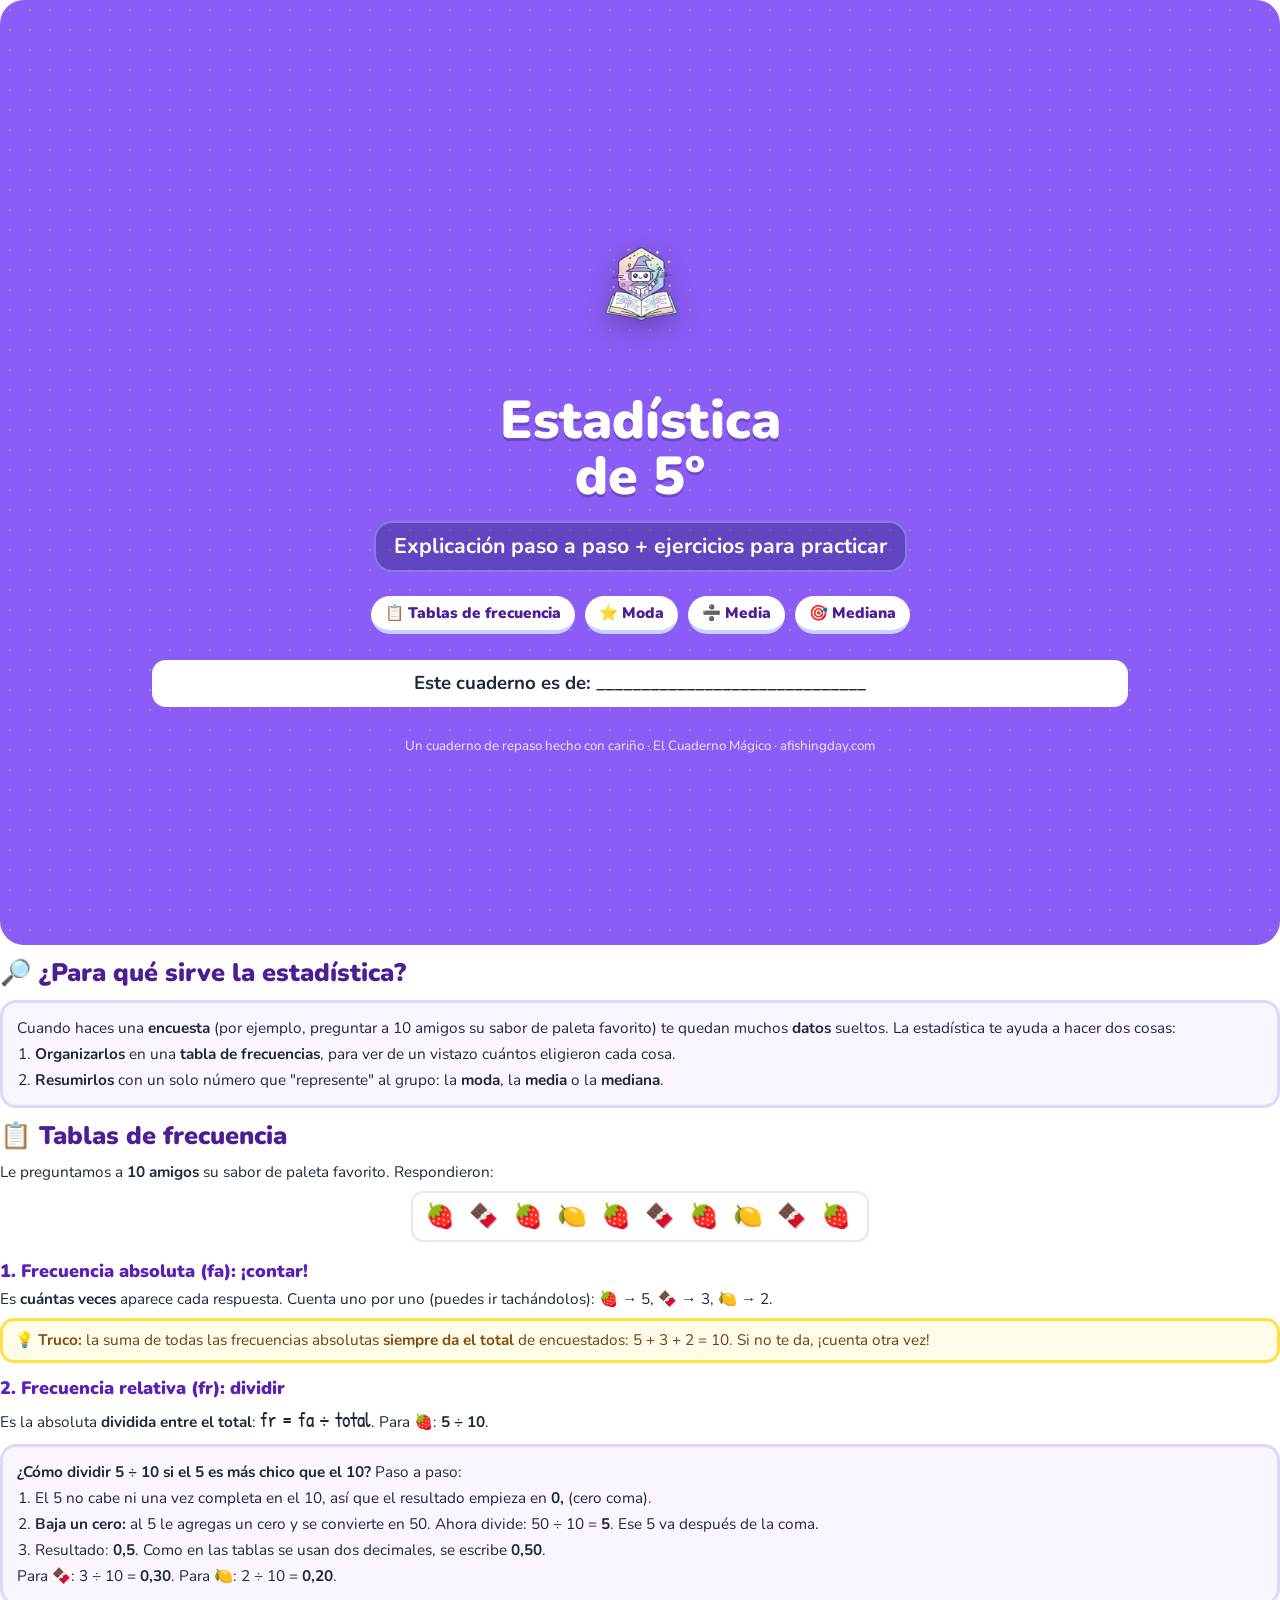
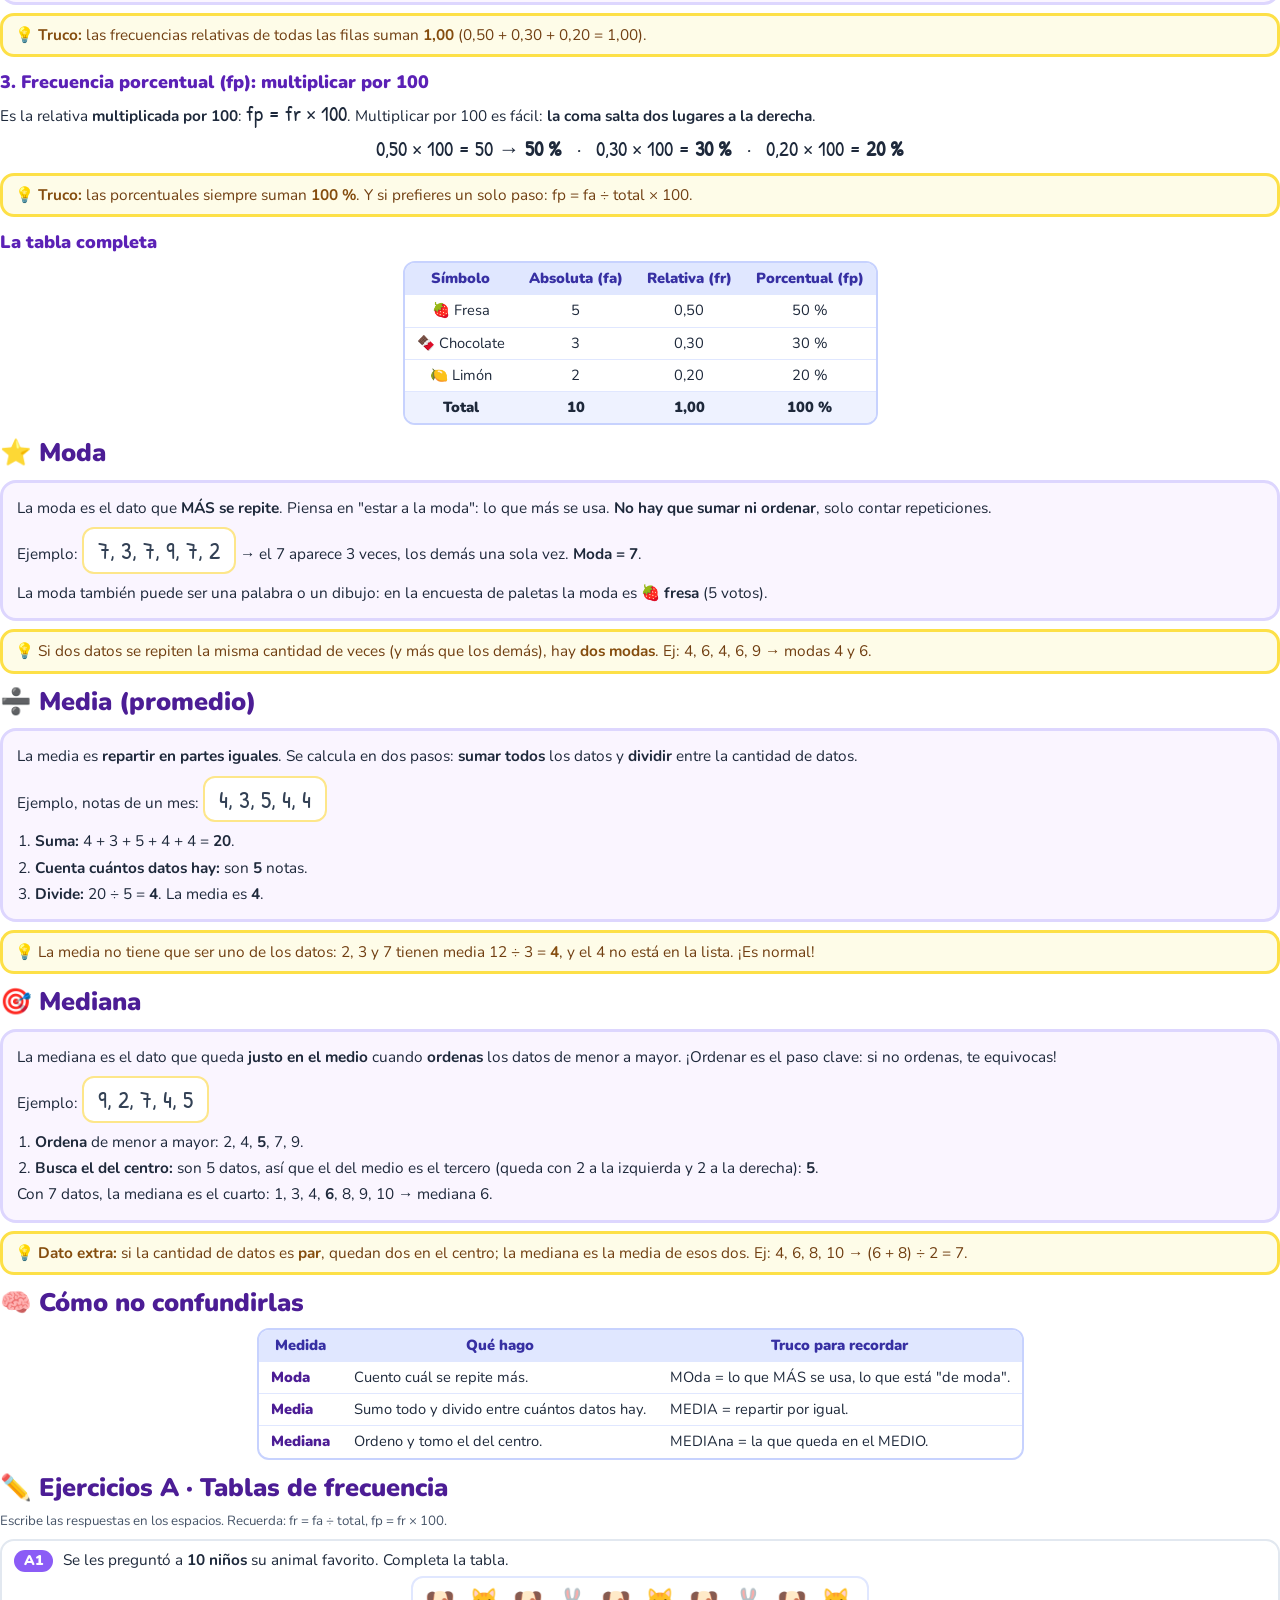
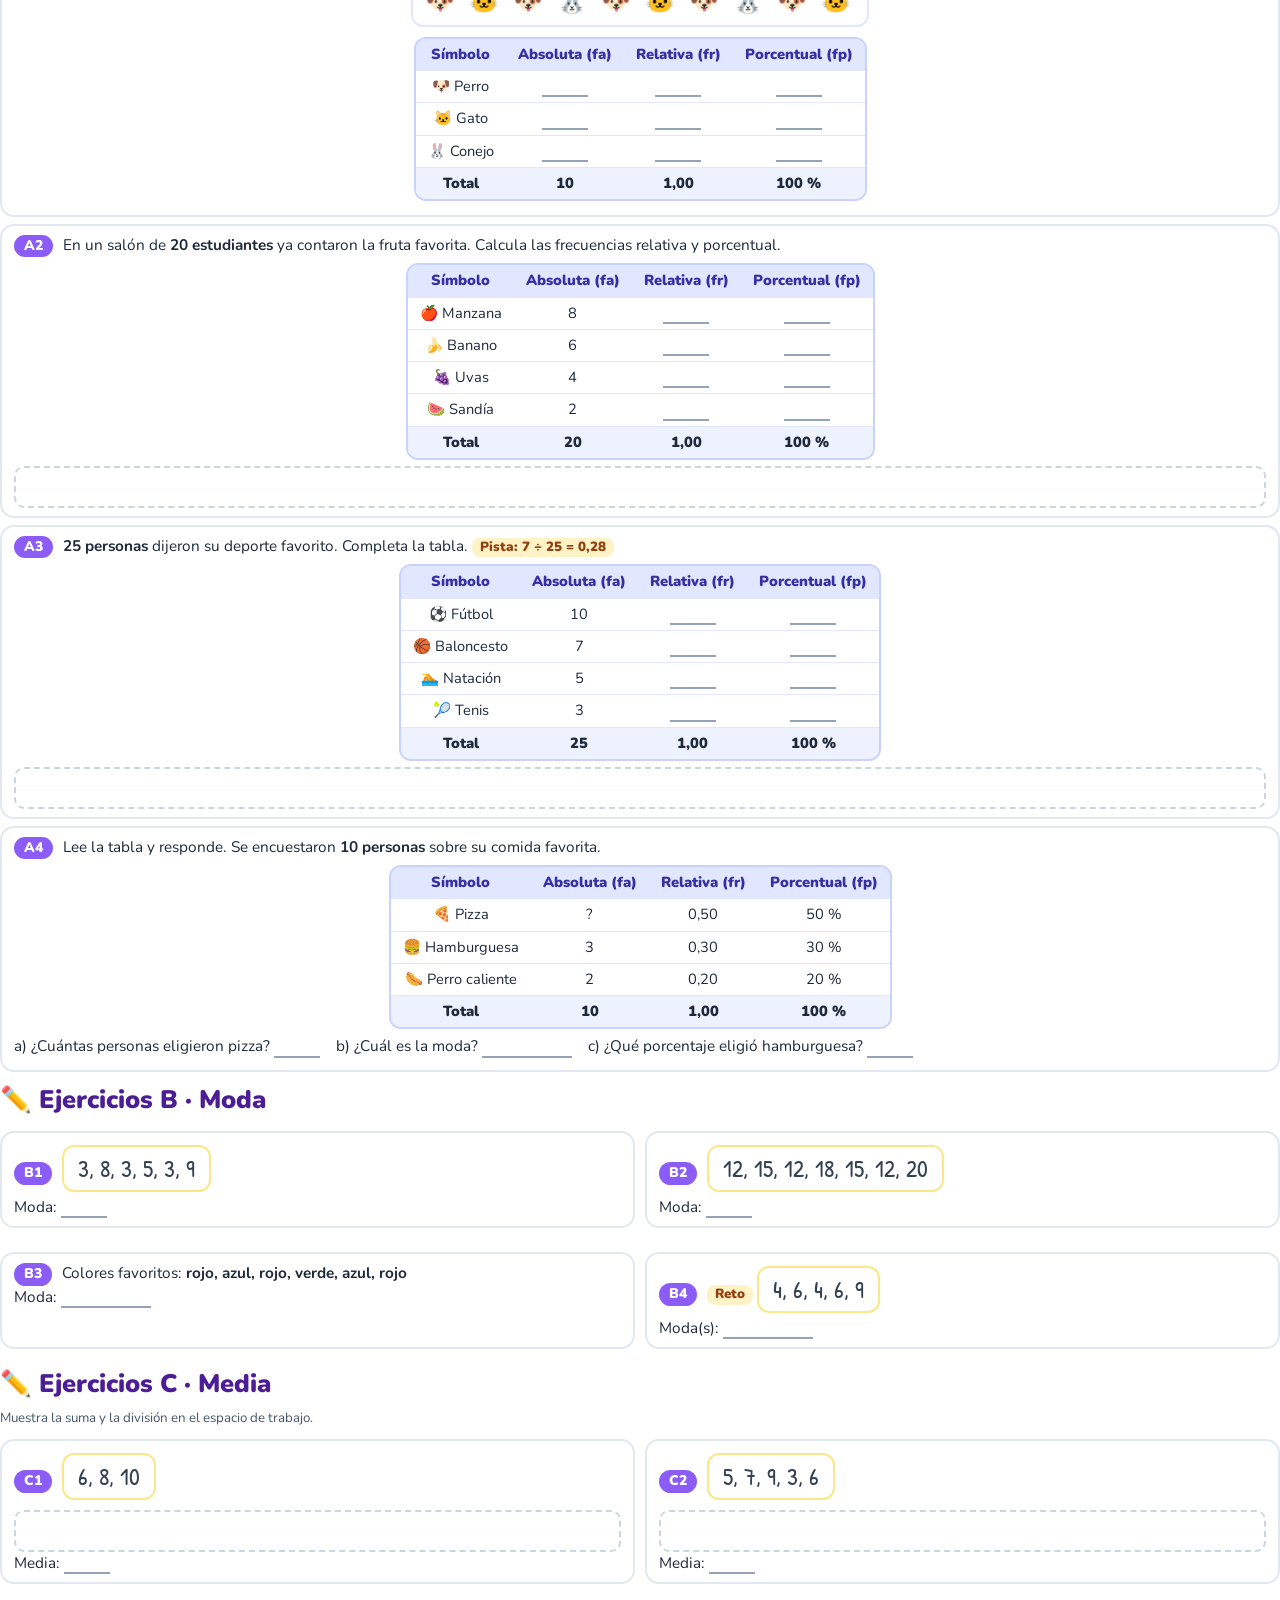
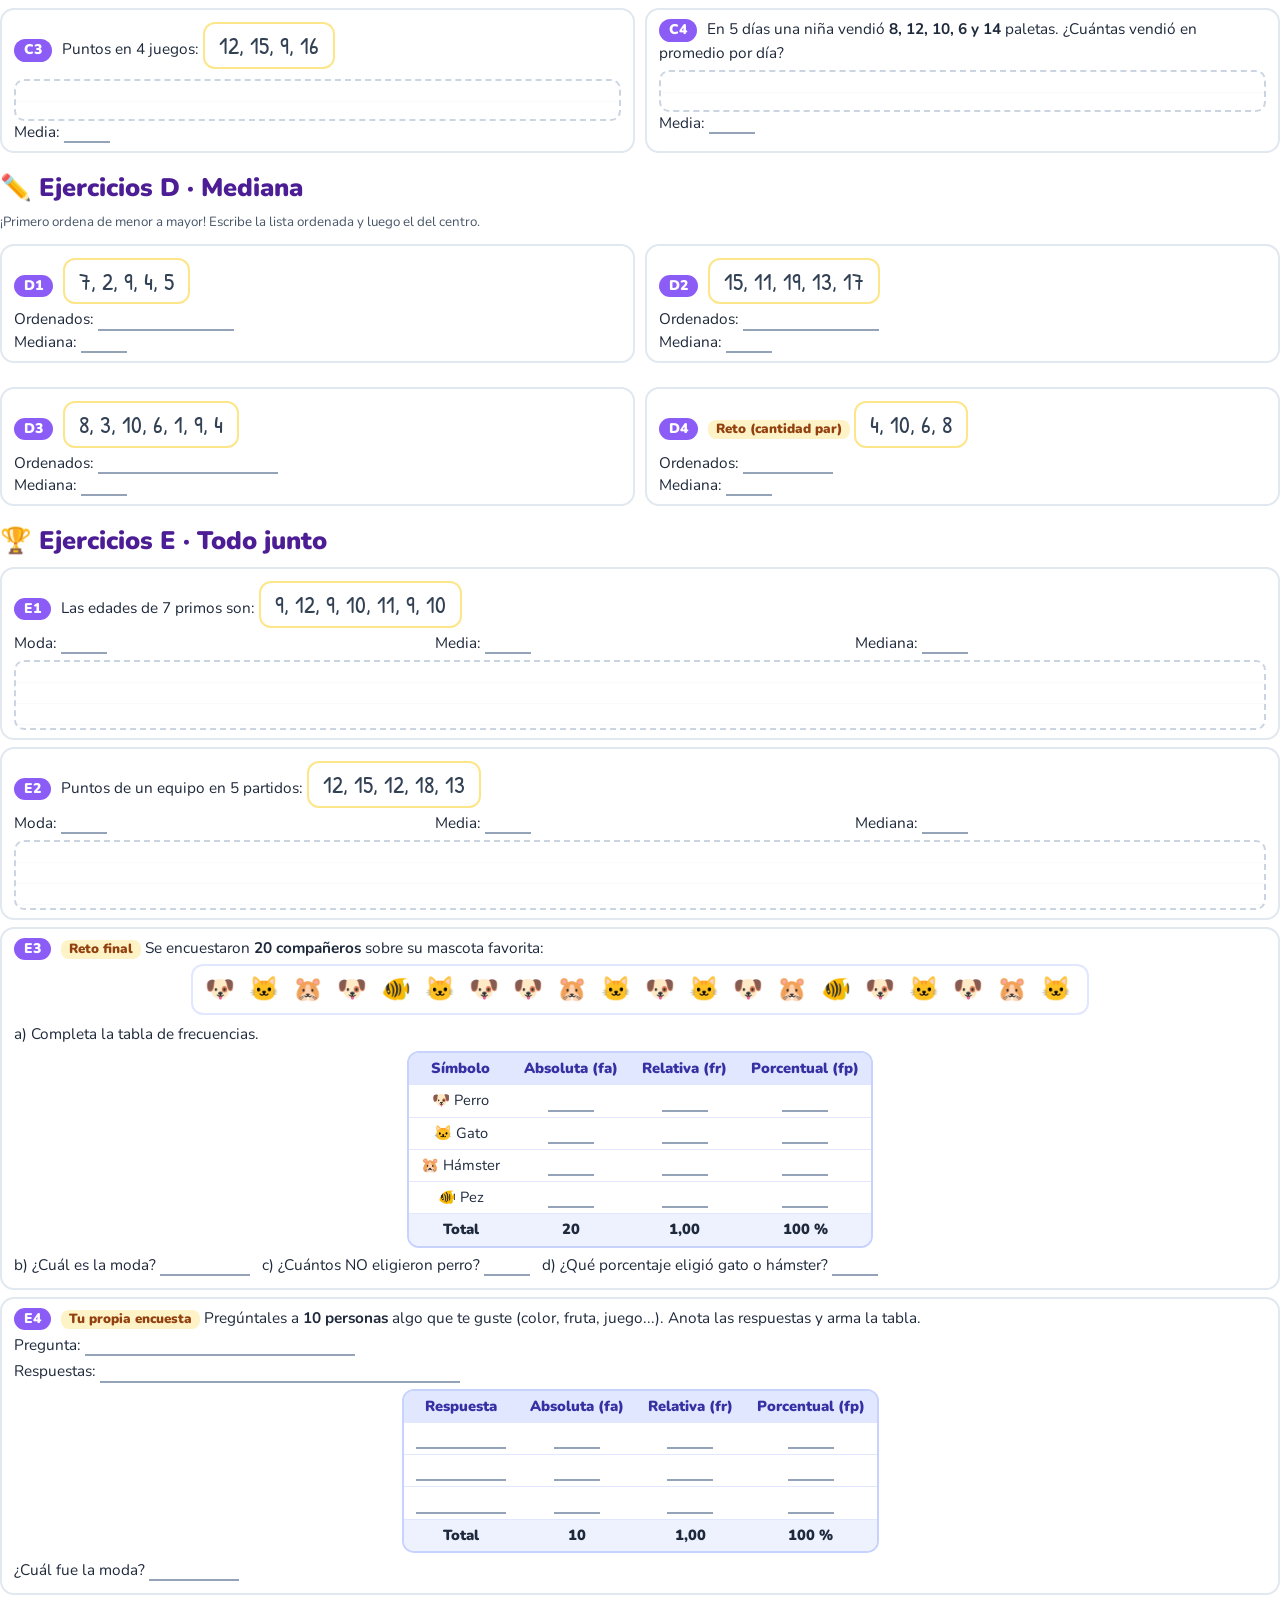
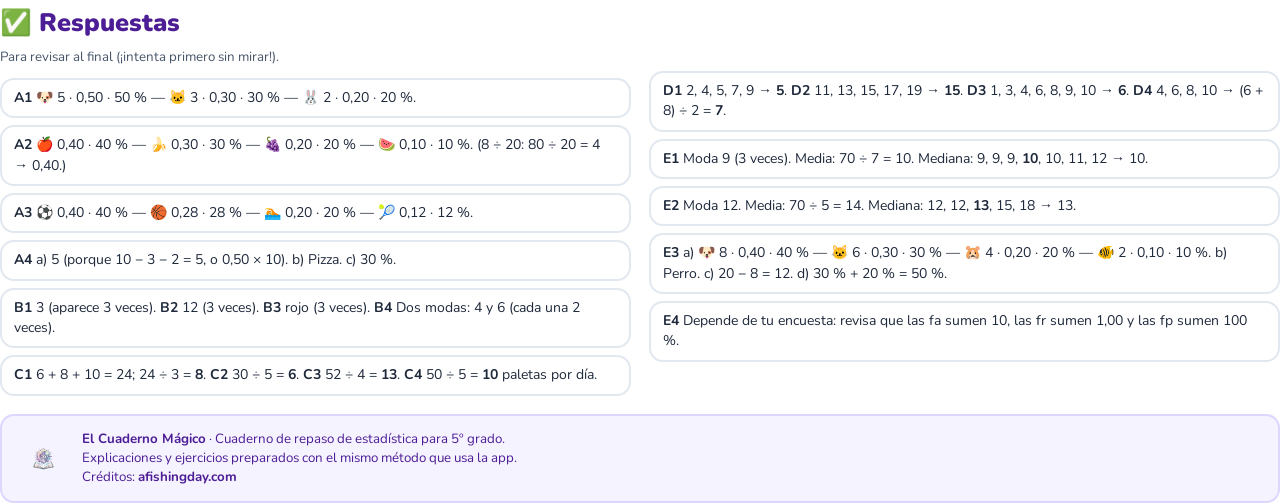
<file: material/estadistica-5-tablas-moda-media-mediana.html>
<!doctype html><html lang="es"><head><meta charset="utf-8"><title>Estadística de 5º · El Cuaderno Mágico</title><style>
@import url('https://fonts.googleapis.com/css2?family=Nunito:wght@400;700;900&family=Patrick+Hand&display=swap');
@page { size: A4; margin: 16mm 14mm 18mm 14mm; }
* { box-sizing: border-box; }
html, body { margin: 0; padding: 0; }
body { font-family: 'Nunito', Arial, sans-serif; color: #1e293b; font-size: 11.5pt; line-height: 1.45; }
h1, h2, h3 { font-weight: 900; margin: 0; }
h2 { font-size: 19pt; color: #4c1d95; margin: 0 0 6px; display: flex; align-items: center; gap: 8px; }
h3 { font-size: 13.5pt; color: #5b21b6; margin: 12px 0 4px; }
p { margin: 4px 0; }
.page { page-break-after: auto; }
.cover-page { page-break-after: always; }
.newpage { page-break-before: always; }
h2, h3 { break-after: avoid; }
.card, .tip, .ex, table { break-inside: avoid; }
h2 { margin-top: 10px; }
.cover { height: 250mm; display: flex; flex-direction: column; align-items: center; justify-content: center; text-align: center;
  background: #8b5cf6; background-image: radial-gradient(#a881af 1px, transparent 1px); background-size: 20px 20px; border-radius: 24px; color: white; padding: 30px; }
.cover img { width: 190px; filter: drop-shadow(0 8px 12px rgba(0,0,0,.25)); }
.cover h1 { font-size: 40pt; line-height: 1.05; margin: 14px 0 6px; text-shadow: 0 3px 0 rgba(0,0,0,.2); }
.cover .sub { font-size: 16pt; font-weight: 700; background: rgba(49,46,129,.45); border: 2px solid rgba(165,180,252,.5); border-radius: 18px; padding: 8px 18px; margin: 10px 0 24px; }
.cover .topics { display: flex; gap: 10px; flex-wrap: wrap; justify-content: center; margin-bottom: 26px; }
.cover .topics span { background: white; color: #4c1d95; font-weight: 900; border-radius: 999px; padding: 6px 14px; border-bottom: 4px solid #c7d2fe; }
.cover .name { font-size: 14pt; font-weight: 700; background: white; color: #1e293b; border-radius: 14px; padding: 10px 18px; width: 80%; }
.cover .credit { margin-top: 30px; font-size: 10pt; color: #ede9fe; }
.credit-box { display: flex; align-items: center; gap: 12px; border: 2px solid #ddd6fe; border-radius: 14px; padding: 10px 14px; margin-top: 18px; background: #f5f3ff; }
.credit-box img { width: 54px; }
.credit-box p { font-size: 10pt; color: #4c1d95; }
.card { border: 3px solid #ddd6fe; border-radius: 16px; padding: 10px 14px; margin: 8px 0; background: #faf5ff; }
.tip { border: 3px solid #fde047; background: #fefce8; border-radius: 14px; padding: 8px 12px; margin: 8px 0; color: #713f12; }
.tip b { color: #854d0e; }
.steps { margin: 4px 0 4px 18px; padding: 0; }
.steps li { margin: 4px 0; }
table { border-collapse: separate; border-spacing: 0; margin: 6px auto; font-size: 11pt; border: 2px solid #c7d2fe; border-radius: 12px; overflow: hidden; }
th, td { padding: 5px 12px; text-align: center; border-bottom: 1px solid #e0e7ff; }
th { background: #e0e7ff; color: #3730a3; font-weight: 900; }
tr:last-child td { border-bottom: none; }
tr.total td { background: #eef2ff; font-weight: 900; }
.blank { display: inline-block; min-width: 46px; border-bottom: 2px solid #94a3b8; height: 16px; vertical-align: bottom; }
.blank.w { min-width: 90px; }
.icons { font-size: 18pt; letter-spacing: 4px; background: white; border: 2px solid #e0e7ff; border-radius: 12px; padding: 6px 12px; display: inline-block; margin: 4px 0; }
.nums { font-family: 'Patrick Hand', cursive; font-size: 18pt; color: #334155; background: white; border: 2px solid #fde68a; border-radius: 12px; padding: 4px 14px; display: inline-block; margin: 4px 0; }
.ex { border: 2px solid #e2e8f0; border-radius: 14px; padding: 8px 12px; margin: 7px 0; background: white; page-break-inside: avoid; }
.ex .n { display: inline-block; background: #8b5cf6; color: white; font-weight: 900; border-radius: 999px; padding: 1px 10px; margin-right: 6px; font-size: 10.5pt; }
.two { display: grid; grid-template-columns: 1fr 1fr; gap: 10px; }
.three { display: grid; grid-template-columns: 1fr 1fr 1fr; gap: 10px; }
.mini { font-size: 10pt; color: #475569; }
.answers { columns: 2; column-gap: 18px; font-size: 10.5pt; }
.answers .ex { break-inside: avoid; }
.work { border: 2px dashed #cbd5e1; border-radius: 10px; min-height: 42px; margin-top: 6px; background: repeating-linear-gradient(white, white 20px, #f1f5f9 21px); }
.work.tall { min-height: 70px; }
.badge { display: inline-block; background: #fef3c7; color: #92400e; font-weight: 900; border-radius: 8px; padding: 0 8px; font-size: 10pt; }
.compare td:first-child { font-weight: 900; color: #4c1d95; text-align: left; }
.compare td { text-align: left; }
.big { font-family: 'Patrick Hand', cursive; font-size: 16pt; }
</style></head><body>

<!-- PORTADA -->
<section class="page cover-page">
  <div class="cover">
    <img src="[data-uri]" alt="El Cuaderno Mágico">
    <h1>Estadística<br>de 5º</h1>
    <div class="sub">Explicación paso a paso + ejercicios para practicar</div>
    <div class="topics"><span>📋 Tablas de frecuencia</span><span>⭐ Moda</span><span>➗ Media</span><span>🎯 Mediana</span></div>
    <div class="name">Este cuaderno es de: ______________________________</div>
    <div class="credit">Un cuaderno de repaso hecho con cariño · El Cuaderno Mágico · afishingday.com</div>
  </div>
</section>

<!-- 1. INTRO + TABLAS -->
<section class="page">
  <h2>🔎 ¿Para qué sirve la estadística?</h2>
  <div class="card">
    <p>Cuando haces una <b>encuesta</b> (por ejemplo, preguntar a 10 amigos su sabor de paleta favorito) te quedan muchos <b>datos</b> sueltos. La estadística te ayuda a hacer dos cosas:</p>
    <ol class="steps">
      <li><b>Organizarlos</b> en una <b>tabla de frecuencias</b>, para ver de un vistazo cuántos eligieron cada cosa.</li>
      <li><b>Resumirlos</b> con un solo número que "represente" al grupo: la <b>moda</b>, la <b>media</b> o la <b>mediana</b>.</li>
    </ol>
  </div>

  <h2>📋 Tablas de frecuencia</h2>
  <p>Le preguntamos a <b>10 amigos</b> su sabor de paleta favorito. Respondieron:</p>
  <div style="text-align:center"><span class="icons">🍓 🍫 🍓 🍋 🍓 🍫 🍓 🍋 🍫 🍓</span></div>

  <h3>1. Frecuencia absoluta (fa): ¡contar!</h3>
  <p>Es <b>cuántas veces</b> aparece cada respuesta. Cuenta uno por uno (puedes ir tachándolos): 🍓 → 5, 🍫 → 3, 🍋 → 2.</p>
  <div class="tip">💡 <b>Truco:</b> la suma de todas las frecuencias absolutas <b>siempre da el total</b> de encuestados: 5 + 3 + 2 = 10. Si no te da, ¡cuenta otra vez!</div>

  <h3>2. Frecuencia relativa (fr): dividir</h3>
  <p>Es la absoluta <b>dividida entre el total</b>: <span class="big">fr = fa ÷ total</span>. Para 🍓: <b>5 ÷ 10</b>.</p>
  <div class="card">
    <p><b>¿Cómo dividir 5 ÷ 10 si el 5 es más chico que el 10?</b> Paso a paso:</p>
    <ol class="steps">
      <li>El 5 no cabe ni una vez completa en el 10, así que el resultado empieza en <b>0,</b> (cero coma).</li>
      <li><b>Baja un cero:</b> al 5 le agregas un cero y se convierte en 50. Ahora divide: 50 ÷ 10 = <b>5</b>. Ese 5 va después de la coma.</li>
      <li>Resultado: <b>0,5</b>. Como en las tablas se usan dos decimales, se escribe <b>0,50</b>.</li>
    </ol>
    <p>Para 🍫: 3 ÷ 10 = <b>0,30</b>. Para 🍋: 2 ÷ 10 = <b>0,20</b>.</p>
  </div>
  <div class="tip">💡 <b>Truco:</b> las frecuencias relativas de todas las filas suman <b>1,00</b> (0,50 + 0,30 + 0,20 = 1,00).</div>

  <h3>3. Frecuencia porcentual (fp): multiplicar por 100</h3>
  <p>Es la relativa <b>multiplicada por 100</b>: <span class="big">fp = fr × 100</span>. Multiplicar por 100 es fácil: <b>la coma salta dos lugares a la derecha</b>.</p>
  <p style="text-align:center" class="big">0,50 × 100 = 50 → <b>50 %</b> &nbsp;&nbsp;·&nbsp;&nbsp; 0,30 × 100 = <b>30 %</b> &nbsp;&nbsp;·&nbsp;&nbsp; 0,20 × 100 = <b>20 %</b></p>
  <div class="tip">💡 <b>Truco:</b> las porcentuales siempre suman <b>100 %</b>. Y si prefieres un solo paso: fp = fa ÷ total × 100.</div>

  <h3>La tabla completa</h3>
  <table><tr><th>Símbolo</th><th>Absoluta (fa)</th><th>Relativa (fr)</th><th>Porcentual (fp)</th></tr><tr><td>🍓 Fresa</td><td>5</td><td>0,50</td><td>50 %</td></tr><tr><td>🍫 Chocolate</td><td>3</td><td>0,30</td><td>30 %</td></tr><tr><td>🍋 Limón</td><td>2</td><td>0,20</td><td>20 %</td></tr><tr class='total'><td>Total</td><td>10</td><td>1,00</td><td>100 %</td></tr></table>
</section>

<!-- 2. MODA MEDIA MEDIANA -->
<section class="page">
  <h2>⭐ Moda</h2>
  <div class="card">
    <p>La moda es el dato que <b>MÁS se repite</b>. Piensa en "estar a la moda": lo que más se usa. <b>No hay que sumar ni ordenar</b>, solo contar repeticiones.</p>
    <p>Ejemplo: <span class="nums">7, 3, 7, 9, 7, 2</span> → el 7 aparece 3 veces, los demás una sola vez. <b>Moda = 7</b>.</p>
    <p>La moda también puede ser una palabra o un dibujo: en la encuesta de paletas la moda es <b>🍓 fresa</b> (5 votos).</p>
  </div>
  <div class="tip">💡 Si dos datos se repiten la misma cantidad de veces (y más que los demás), hay <b>dos modas</b>. Ej: 4, 6, 4, 6, 9 → modas 4 y 6.</div>

  <h2>➗ Media (promedio)</h2>
  <div class="card">
    <p>La media es <b>repartir en partes iguales</b>. Se calcula en dos pasos: <b>sumar todos</b> los datos y <b>dividir</b> entre la cantidad de datos.</p>
    <p>Ejemplo, notas de un mes: <span class="nums">4, 3, 5, 4, 4</span></p>
    <ol class="steps">
      <li><b>Suma:</b> 4 + 3 + 5 + 4 + 4 = <b>20</b>.</li>
      <li><b>Cuenta cuántos datos hay:</b> son <b>5</b> notas.</li>
      <li><b>Divide:</b> 20 ÷ 5 = <b>4</b>. La media es <b>4</b>.</li>
    </ol>
  </div>
  <div class="tip">💡 La media no tiene que ser uno de los datos: 2, 3 y 7 tienen media 12 ÷ 3 = <b>4</b>, y el 4 no está en la lista. ¡Es normal!</div>

  <h2>🎯 Mediana</h2>
  <div class="card">
    <p>La mediana es el dato que queda <b>justo en el medio</b> cuando <b>ordenas</b> los datos de menor a mayor. ¡Ordenar es el paso clave: si no ordenas, te equivocas!</p>
    <p>Ejemplo: <span class="nums">9, 2, 7, 4, 5</span></p>
    <ol class="steps">
      <li><b>Ordena</b> de menor a mayor: 2, 4, <b>5</b>, 7, 9.</li>
      <li><b>Busca el del centro:</b> son 5 datos, así que el del medio es el tercero (queda con 2 a la izquierda y 2 a la derecha): <b>5</b>.</li>
    </ol>
    <p>Con 7 datos, la mediana es el cuarto: 1, 3, 4, <b>6</b>, 8, 9, 10 → mediana 6.</p>
  </div>
  <div class="tip">💡 <b>Dato extra:</b> si la cantidad de datos es <b>par</b>, quedan dos en el centro; la mediana es la media de esos dos. Ej: 4, 6, 8, 10 → (6 + 8) ÷ 2 = 7.</div>

  <h2>🧠 Cómo no confundirlas</h2>
  <table class="compare">
    <tr><th>Medida</th><th>Qué hago</th><th>Truco para recordar</th></tr>
    <tr><td>Moda</td><td>Cuento cuál se repite más.</td><td>MOda = lo que MÁS se usa, lo que está "de moda".</td></tr>
    <tr><td>Media</td><td>Sumo todo y divido entre cuántos datos hay.</td><td>MEDIA = repartir por igual.</td></tr>
    <tr><td>Mediana</td><td>Ordeno y tomo el del centro.</td><td>MEDIAna = la que queda en el MEDIO.</td></tr>
  </table>
</section>

<!-- 3. EJERCICIOS A: TABLAS -->
<section class="page newpage">
  <h2>✏️ Ejercicios A · Tablas de frecuencia</h2>
  <p class="mini">Escribe las respuestas en los espacios. Recuerda: fr = fa ÷ total, fp = fr × 100.</p>

  <div class="ex"><span class="n">A1</span> Se les preguntó a <b>10 niños</b> su animal favorito. Completa la tabla.
    <div style="text-align:center"><span class="icons">🐶 🐱 🐶 🐰 🐶 🐱 🐶 🐰 🐶 🐱</span></div>
    <table><tr><th>Símbolo</th><th>Absoluta (fa)</th><th>Relativa (fr)</th><th>Porcentual (fp)</th></tr><tr><td>🐶 Perro</td><td><span class='blank'></span></td><td><span class='blank'></span></td><td><span class='blank'></span></td></tr><tr><td>🐱 Gato</td><td><span class='blank'></span></td><td><span class='blank'></span></td><td><span class='blank'></span></td></tr><tr><td>🐰 Conejo</td><td><span class='blank'></span></td><td><span class='blank'></span></td><td><span class='blank'></span></td></tr><tr class='total'><td>Total</td><td>10</td><td>1,00</td><td>100 %</td></tr></table>
  </div>

  <div class="ex"><span class="n">A2</span> En un salón de <b>20 estudiantes</b> ya contaron la fruta favorita. Calcula las frecuencias relativa y porcentual.
    <table><tr><th>Símbolo</th><th>Absoluta (fa)</th><th>Relativa (fr)</th><th>Porcentual (fp)</th></tr><tr><td>🍎 Manzana</td><td>8</td><td><span class='blank'></span></td><td><span class='blank'></span></td></tr><tr><td>🍌 Banano</td><td>6</td><td><span class='blank'></span></td><td><span class='blank'></span></td></tr><tr><td>🍇 Uvas</td><td>4</td><td><span class='blank'></span></td><td><span class='blank'></span></td></tr><tr><td>🍉 Sandía</td><td>2</td><td><span class='blank'></span></td><td><span class='blank'></span></td></tr><tr class='total'><td>Total</td><td>20</td><td>1,00</td><td>100 %</td></tr></table>
    <div class="work"></div>
  </div>

  <div class="ex"><span class="n">A3</span> <b>25 personas</b> dijeron su deporte favorito. Completa la tabla. <span class="badge">Pista: 7 ÷ 25 = 0,28</span>
    <table><tr><th>Símbolo</th><th>Absoluta (fa)</th><th>Relativa (fr)</th><th>Porcentual (fp)</th></tr><tr><td>⚽ Fútbol</td><td>10</td><td><span class='blank'></span></td><td><span class='blank'></span></td></tr><tr><td>🏀 Baloncesto</td><td>7</td><td><span class='blank'></span></td><td><span class='blank'></span></td></tr><tr><td>🏊 Natación</td><td>5</td><td><span class='blank'></span></td><td><span class='blank'></span></td></tr><tr><td>🎾 Tenis</td><td>3</td><td><span class='blank'></span></td><td><span class='blank'></span></td></tr><tr class='total'><td>Total</td><td>25</td><td>1,00</td><td>100 %</td></tr></table>
    <div class="work"></div>
  </div>

  <div class="ex"><span class="n">A4</span> Lee la tabla y responde. Se encuestaron <b>10 personas</b> sobre su comida favorita.
    <table><tr><th>Símbolo</th><th>Absoluta (fa)</th><th>Relativa (fr)</th><th>Porcentual (fp)</th></tr><tr><td>🍕 Pizza</td><td>?</td><td>0,50</td><td>50 %</td></tr><tr><td>🍔 Hamburguesa</td><td>3</td><td>0,30</td><td>30 %</td></tr><tr><td>🌭 Perro caliente</td><td>2</td><td>0,20</td><td>20 %</td></tr><tr class='total'><td>Total</td><td>10</td><td>1,00</td><td>100 %</td></tr></table>
    <p>a) ¿Cuántas personas eligieron pizza? <span class='blank'></span> &nbsp;&nbsp; b) ¿Cuál es la moda? <span class='blank w'></span> &nbsp;&nbsp; c) ¿Qué porcentaje eligió hamburguesa? <span class='blank'></span></p>
  </div>
</section>

<!-- 4. EJERCICIOS B, C, D -->
<section class="page">
  <h2>✏️ Ejercicios B · Moda</h2>
  <div class="two">
    <div class="ex"><span class="n">B1</span> <span class="nums">3, 8, 3, 5, 3, 9</span><br>Moda: <span class='blank'></span></div>
    <div class="ex"><span class="n">B2</span> <span class="nums">12, 15, 12, 18, 15, 12, 20</span><br>Moda: <span class='blank'></span></div>
    <div class="ex"><span class="n">B3</span> Colores favoritos: <b>rojo, azul, rojo, verde, azul, rojo</b><br>Moda: <span class='blank w'></span></div>
    <div class="ex"><span class="n">B4</span> <span class="badge">Reto</span> <span class="nums">4, 6, 4, 6, 9</span><br>Moda(s): <span class='blank w'></span></div>
  </div>

  <h2>✏️ Ejercicios C · Media</h2>
  <p class="mini">Muestra la suma y la división en el espacio de trabajo.</p>
  <div class="two">
    <div class="ex"><span class="n">C1</span> <span class="nums">6, 8, 10</span><div class="work"></div>Media: <span class='blank'></span></div>
    <div class="ex"><span class="n">C2</span> <span class="nums">5, 7, 9, 3, 6</span><div class="work"></div>Media: <span class='blank'></span></div>
    <div class="ex"><span class="n">C3</span> Puntos en 4 juegos: <span class="nums">12, 15, 9, 16</span><div class="work"></div>Media: <span class='blank'></span></div>
    <div class="ex"><span class="n">C4</span> En 5 días una niña vendió <b>8, 12, 10, 6 y 14</b> paletas. ¿Cuántas vendió en promedio por día?<div class="work"></div>Media: <span class='blank'></span></div>
  </div>

  <h2>✏️ Ejercicios D · Mediana</h2>
  <p class="mini">¡Primero ordena de menor a mayor! Escribe la lista ordenada y luego el del centro.</p>
  <div class="two">
    <div class="ex"><span class="n">D1</span> <span class="nums">7, 2, 9, 4, 5</span><br>Ordenados: <span class='blank w'></span><span class='blank'></span><br>Mediana: <span class='blank'></span></div>
    <div class="ex"><span class="n">D2</span> <span class="nums">15, 11, 19, 13, 17</span><br>Ordenados: <span class='blank w'></span><span class='blank'></span><br>Mediana: <span class='blank'></span></div>
    <div class="ex"><span class="n">D3</span> <span class="nums">8, 3, 10, 6, 1, 9, 4</span><br>Ordenados: <span class='blank w'></span><span class='blank w'></span><br>Mediana: <span class='blank'></span></div>
    <div class="ex"><span class="n">D4</span> <span class="badge">Reto (cantidad par)</span> <span class="nums">4, 10, 6, 8</span><br>Ordenados: <span class='blank w'></span><br>Mediana: <span class='blank'></span></div>
  </div>
</section>

<!-- 5. EJERCICIOS E: TODO JUNTO -->
<section class="page">
  <h2>🏆 Ejercicios E · Todo junto</h2>

  <div class="ex"><span class="n">E1</span> Las edades de 7 primos son: <span class="nums">9, 12, 9, 10, 11, 9, 10</span>
    <div class="three">
      <div>Moda: <span class='blank'></span></div><div>Media: <span class='blank'></span></div><div>Mediana: <span class='blank'></span></div>
    </div>
    <div class="work tall"></div>
  </div>

  <div class="ex"><span class="n">E2</span> Puntos de un equipo en 5 partidos: <span class="nums">12, 15, 12, 18, 13</span>
    <div class="three">
      <div>Moda: <span class='blank'></span></div><div>Media: <span class='blank'></span></div><div>Mediana: <span class='blank'></span></div>
    </div>
    <div class="work tall"></div>
  </div>

  <div class="ex"><span class="n">E3</span> <span class="badge">Reto final</span> Se encuestaron <b>20 compañeros</b> sobre su mascota favorita:
    <div style="text-align:center"><span class="icons">🐶 🐱 🐹 🐶 🐠 🐱 🐶 🐶 🐹 🐱 🐶 🐱 🐶 🐹 🐠 🐶 🐱 🐶 🐹 🐱</span></div>
    <p>a) Completa la tabla de frecuencias.</p>
    <table><tr><th>Símbolo</th><th>Absoluta (fa)</th><th>Relativa (fr)</th><th>Porcentual (fp)</th></tr><tr><td>🐶 Perro</td><td><span class='blank'></span></td><td><span class='blank'></span></td><td><span class='blank'></span></td></tr><tr><td>🐱 Gato</td><td><span class='blank'></span></td><td><span class='blank'></span></td><td><span class='blank'></span></td></tr><tr><td>🐹 Hámster</td><td><span class='blank'></span></td><td><span class='blank'></span></td><td><span class='blank'></span></td></tr><tr><td>🐠 Pez</td><td><span class='blank'></span></td><td><span class='blank'></span></td><td><span class='blank'></span></td></tr><tr class='total'><td>Total</td><td>20</td><td>1,00</td><td>100 %</td></tr></table>
    <p>b) ¿Cuál es la moda? <span class='blank w'></span> &nbsp; c) ¿Cuántos NO eligieron perro? <span class='blank'></span> &nbsp; d) ¿Qué porcentaje eligió gato o hámster? <span class='blank'></span></p>
  </div>

  <div class="ex"><span class="n">E4</span> <span class="badge">Tu propia encuesta</span> Pregúntales a <b>10 personas</b> algo que te guste (color, fruta, juego...). Anota las respuestas y arma la tabla.
    <p>Pregunta: <span class='blank w'></span><span class='blank w'></span><span class='blank w'></span></p>
    <p>Respuestas: <span class="blank w"></span><span class="blank w"></span><span class="blank w"></span><span class="blank w"></span></p>
    <table><tr><th>Respuesta</th><th>Absoluta (fa)</th><th>Relativa (fr)</th><th>Porcentual (fp)</th></tr><tr><td><span class='blank w'></span></td><td><span class='blank'></span></td><td><span class='blank'></span></td><td><span class='blank'></span></td></tr><tr><td><span class='blank w'></span></td><td><span class='blank'></span></td><td><span class='blank'></span></td><td><span class='blank'></span></td></tr><tr><td><span class='blank w'></span></td><td><span class='blank'></span></td><td><span class='blank'></span></td><td><span class='blank'></span></td></tr><tr class='total'><td>Total</td><td>10</td><td>1,00</td><td>100 %</td></tr></table>
    <p>¿Cuál fue la moda? <span class='blank w'></span></p>
  </div>
</section>

<!-- 6. RESPUESTAS -->
<section class="page newpage">
  <h2>✅ Respuestas</h2>
  <p class="mini">Para revisar al final (¡intenta primero sin mirar!).</p>
  <div class="answers">
    <div class="ex"><b>A1</b> 🐶 5 · 0,50 · 50 % — 🐱 3 · 0,30 · 30 % — 🐰 2 · 0,20 · 20 %.</div>
    <div class="ex"><b>A2</b> 🍎 0,40 · 40 % — 🍌 0,30 · 30 % — 🍇 0,20 · 20 % — 🍉 0,10 · 10 %. (8 ÷ 20: 80 ÷ 20 = 4 → 0,40.)</div>
    <div class="ex"><b>A3</b> ⚽ 0,40 · 40 % — 🏀 0,28 · 28 % — 🏊 0,20 · 20 % — 🎾 0,12 · 12 %.</div>
    <div class="ex"><b>A4</b> a) 5 (porque 10 − 3 − 2 = 5, o 0,50 × 10). b) Pizza. c) 30 %.</div>
    <div class="ex"><b>B1</b> 3 (aparece 3 veces). <b>B2</b> 12 (3 veces). <b>B3</b> rojo (3 veces). <b>B4</b> Dos modas: 4 y 6 (cada una 2 veces).</div>
    <div class="ex"><b>C1</b> 6 + 8 + 10 = 24; 24 ÷ 3 = <b>8</b>. <b>C2</b> 30 ÷ 5 = <b>6</b>. <b>C3</b> 52 ÷ 4 = <b>13</b>. <b>C4</b> 50 ÷ 5 = <b>10</b> paletas por día.</div>
    <div class="ex"><b>D1</b> 2, 4, 5, 7, 9 → <b>5</b>. <b>D2</b> 11, 13, 15, 17, 19 → <b>15</b>. <b>D3</b> 1, 3, 4, 6, 8, 9, 10 → <b>6</b>. <b>D4</b> 4, 6, 8, 10 → (6 + 8) ÷ 2 = <b>7</b>.</div>
    <div class="ex"><b>E1</b> Moda 9 (3 veces). Media: 70 ÷ 7 = 10. Mediana: 9, 9, 9, <b>10</b>, 10, 11, 12 → 10.</div>
    <div class="ex"><b>E2</b> Moda 12. Media: 70 ÷ 5 = 14. Mediana: 12, 12, <b>13</b>, 15, 18 → 13.</div>
    <div class="ex"><b>E3</b> a) 🐶 8 · 0,40 · 40 % — 🐱 6 · 0,30 · 30 % — 🐹 4 · 0,20 · 20 % — 🐠 2 · 0,10 · 10 %. b) Perro. c) 20 − 8 = 12. d) 30 % + 20 % = 50 %.</div>
    <div class="ex"><b>E4</b> Depende de tu encuesta: revisa que las fa sumen 10, las fr sumen 1,00 y las fp sumen 100 %.</div>
  </div>

  <div class="credit-box">
    <img src="[data-uri]" alt="El Cuaderno Mágico">
    <p><b>El Cuaderno Mágico</b> · Cuaderno de repaso de estadística para 5º grado.<br>Explicaciones y ejercicios preparados con el mismo método que usa la app.<br>Créditos: <b>afishingday.com</b></p>
  </div>
</section>
</body></html>
</file>
